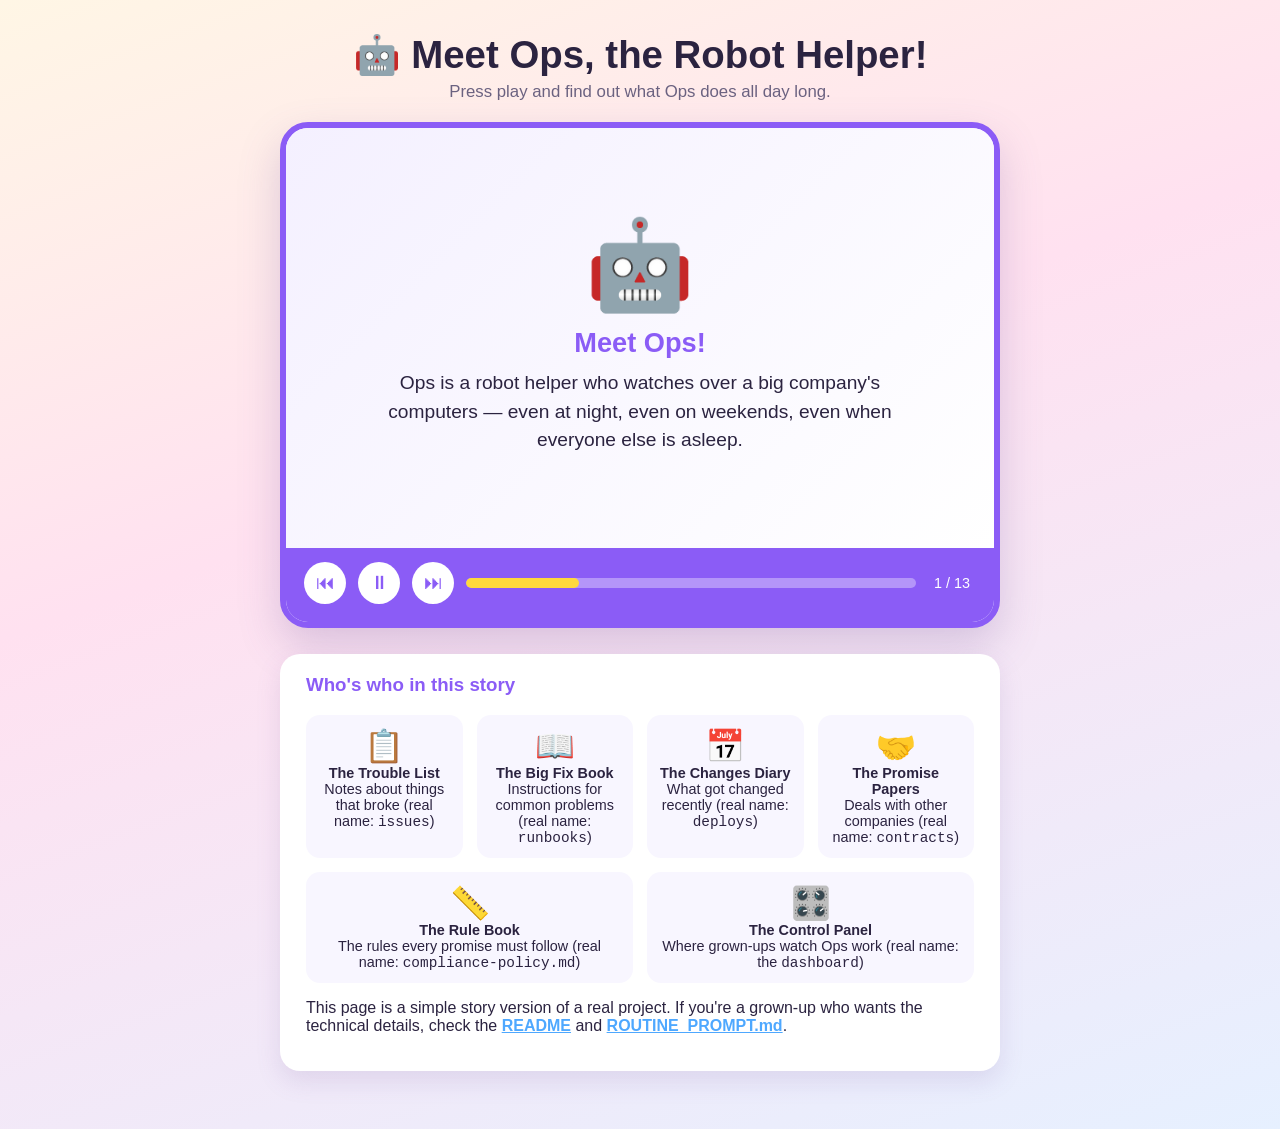
<file: explainer.html>
<!doctype html>
<html lang="en">
<head>
<meta charset="utf-8" />
<meta name="viewport" content="width=device-width, initial-scale=1" />
<title>Meet Ops the Robot Helper!</title>
<style>
  :root {
    --pink: #ff6b9d;
    --purple: #8b5cf6;
    --blue: #4ea8ff;
    --yellow: #ffd93d;
    --green: #3ddc84;
    --red: #ff5c5c;
    --ink: #2b2340;
  }
  * { box-sizing: border-box; }
  body {
    margin: 0;
    min-height: 100vh;
    font-family: "Comic Sans MS", "Segoe UI Rounded", "Trebuchet MS", sans-serif;
    background: linear-gradient(160deg, #fff6e5, #ffe1f0 40%, #e6f0ff 100%);
    color: var(--ink);
    display: flex;
    flex-direction: column;
    align-items: center;
    padding: 24px 16px 60px;
  }
  h1.page-title {
    font-size: clamp(1.6rem, 5vw, 2.4rem);
    text-align: center;
    margin: 8px 0 4px;
  }
  p.subtitle { text-align: center; margin: 0 0 20px; color: #6b6280; font-size: 1.05rem; }

  .player {
    width: 100%;
    max-width: 720px;
    background: white;
    border-radius: 28px;
    box-shadow: 0 18px 40px rgba(120, 90, 160, 0.25);
    overflow: hidden;
    border: 6px solid var(--purple);
  }
  .screen {
    position: relative;
    height: 420px;
    background: linear-gradient(135deg, #f4f0ff, #ffffff);
    overflow: hidden;
  }
  .slide {
    position: absolute;
    inset: 0;
    display: flex;
    flex-direction: column;
    align-items: center;
    justify-content: center;
    text-align: center;
    padding: 30px 34px;
    opacity: 0;
    transform: scale(0.94);
    transition: opacity 0.5s ease, transform 0.5s ease;
    pointer-events: none;
  }
  .slide.active {
    opacity: 1;
    transform: scale(1);
    pointer-events: auto;
  }
  .illustration {
    font-size: 5.5rem;
    line-height: 1;
    margin-bottom: 18px;
  }
  .slide h2 {
    margin: 0 0 10px;
    font-size: clamp(1.2rem, 4.2vw, 1.7rem);
    color: var(--purple);
  }
  .slide p {
    margin: 0;
    font-size: clamp(1rem, 3.4vw, 1.2rem);
    line-height: 1.5;
    max-width: 520px;
  }
  .badge {
    display: inline-block;
    margin-top: 14px;
    padding: 6px 16px;
    border-radius: 999px;
    font-weight: bold;
    font-size: 0.95rem;
  }

  @keyframes bounce { 0%,100% { transform: translateY(0);} 50% { transform: translateY(-14px);} }
  @keyframes shake { 0%,100% { transform: rotate(0deg);} 25% { transform: rotate(-8deg);} 75% { transform: rotate(8deg);} }
  @keyframes spin { from { transform: rotate(0deg);} to { transform: rotate(360deg);} }
  @keyframes pulse { 0%,100% { transform: scale(1);} 50% { transform: scale(1.15);} }
  @keyframes wobble { 0%,100% { transform: rotate(0deg);} 50% { transform: rotate(6deg);} }

  .slide.active .anim-bounce { animation: bounce 1.1s ease-in-out infinite; display: inline-block; }
  .slide.active .anim-shake { animation: shake 0.5s ease-in-out infinite; display: inline-block; }
  .slide.active .anim-spin { animation: spin 3s linear infinite; display: inline-block; }
  .slide.active .anim-pulse { animation: pulse 1s ease-in-out infinite; display: inline-block; }
  .slide.active .anim-wobble { animation: wobble 1.4s ease-in-out infinite; display: inline-block; }

  .controls {
    background: var(--purple);
    padding: 14px 18px 18px;
    display: flex;
    align-items: center;
    gap: 12px;
  }
  .controls button {
    background: white;
    color: var(--purple);
    border: none;
    border-radius: 999px;
    width: 42px;
    height: 42px;
    font-size: 1.2rem;
    cursor: pointer;
    flex-shrink: 0;
  }
  .controls button:hover { background: var(--yellow); }
  .progress-track {
    flex: 1;
    height: 10px;
    background: rgba(255,255,255,0.35);
    border-radius: 999px;
    overflow: hidden;
  }
  .progress-bar {
    height: 100%;
    width: 0%;
    background: var(--yellow);
    border-radius: 999px;
    transition: width 0.15s linear;
  }
  .counter { color: white; font-size: 0.9rem; min-width: 48px; text-align: center; }

  .below {
    max-width: 720px;
    width: 100%;
    margin-top: 26px;
    background: white;
    border-radius: 20px;
    padding: 20px 26px;
    box-shadow: 0 10px 24px rgba(120, 90, 160, 0.15);
  }
  .below h3 { margin-top: 0; color: var(--purple); }
  .below a { color: var(--blue); font-weight: bold; }
  .cast {
    display: flex;
    flex-wrap: wrap;
    gap: 14px;
    margin-top: 12px;
  }
  .cast-item {
    flex: 1 1 140px;
    background: #f8f6ff;
    border-radius: 14px;
    padding: 12px;
    text-align: center;
    font-size: 0.9rem;
  }
  .cast-item .emoji { font-size: 2rem; }
</style>
</head>
<body>
  <h1 class="page-title">🤖 Meet Ops, the Robot Helper!</h1>
  <p class="subtitle">Press play and find out what Ops does all day long.</p>

  <div class="player">
    <div class="screen" id="screen">
      <!-- Slides injected by JS -->
    </div>
    <div class="controls">
      <button id="prevBtn" title="Previous">⏮</button>
      <button id="playBtn" title="Play/Pause">⏸</button>
      <button id="nextBtn" title="Next">⏭</button>
      <div class="progress-track"><div class="progress-bar" id="progressBar"></div></div>
      <span class="counter" id="counter">1 / 12</span>
    </div>
  </div>

  <div class="below">
    <h3>Who's who in this story</h3>
    <div class="cast">
      <div class="cast-item"><div class="emoji">📋</div><b>The Trouble List</b><br/>Notes about things that broke (real name: <code>issues</code>)</div>
      <div class="cast-item"><div class="emoji">📖</div><b>The Big Fix Book</b><br/>Instructions for common problems (real name: <code>runbooks</code>)</div>
      <div class="cast-item"><div class="emoji">📅</div><b>The Changes Diary</b><br/>What got changed recently (real name: <code>deploys</code>)</div>
      <div class="cast-item"><div class="emoji">🤝</div><b>The Promise Papers</b><br/>Deals with other companies (real name: <code>contracts</code>)</div>
      <div class="cast-item"><div class="emoji">📏</div><b>The Rule Book</b><br/>The rules every promise must follow (real name: <code>compliance-policy.md</code>)</div>
      <div class="cast-item"><div class="emoji">🎛️</div><b>The Control Panel</b><br/>Where grown-ups watch Ops work (real name: the <code>dashboard</code>)</div>
    </div>
    <p style="margin-top:16px;">This page is a simple story version of a real project. If you're a grown-up who wants the technical details, check the <a href="README.md">README</a> and <a href="ROUTINE_PROMPT.md">ROUTINE_PROMPT.md</a>.</p>
  </div>

<script>
const slides = [
  {
    icon: "🤖", anim: "anim-bounce",
    title: "Meet Ops!",
    text: "Ops is a robot helper who watches over a big company's computers — even at night, even on weekends, even when everyone else is asleep.",
  },
  {
    icon: "💥", anim: "anim-shake",
    title: "Uh oh, something broke!",
    text: "Sometimes a computer program stops working right. Maybe a website gets slow, or something stops working for a customer. People write it down on the Trouble List.",
  },
  {
    icon: "🔍", anim: "anim-bounce",
    title: "Ops notices right away",
    text: "Ops checks the Trouble List all the time. As soon as something new shows up, Ops jumps in to help figure out what happened.",
  },
  {
    icon: "📖", anim: "anim-wobble",
    title: "Ops reads the Big Fix Book",
    text: "Grown-up helpers already wrote down what usually causes each kind of problem, in the Big Fix Book. Ops reads it to find the matching clues.",
  },
  {
    icon: "📅", anim: "anim-pulse",
    title: "Ops checks the Changes Diary",
    text: "A lot of problems happen right after something changes. So Ops peeks at the Changes Diary to see what was updated recently, and if the timing matches.",
    badge: { text: "Detective work!", color: "var(--blue)" }
  },
  {
    icon: "🚦", anim: "anim-pulse",
    title: "How urgent is it?",
    text: "Ops decides how big of a deal the problem is — like a traffic light. Red means lots of people are affected right now. Yellow means it's smaller.",
  },
  {
    icon: "✍️", anim: "anim-bounce",
    title: "Ops writes a helpful note",
    text: "Ops leaves a clear note explaining what's probably wrong, what clues were found, and what fix usually works — so a human can look at it fast.",
  },
  {
    icon: "🛑", anim: "anim-pulse",
    title: "But Ops NEVER fixes it alone!",
    text: "This is the most important rule: Ops only suggests fixes. A real person always has to press the actual button. Robots don't get to make the big decisions by themselves.",
    badge: { text: "Big Rule!", color: "var(--red)" }
  },
  {
    icon: "🤝", anim: "anim-wobble",
    title: "Ops also checks promises",
    text: "Companies make deals with other companies, written down in Promise Papers. Ops compares every promise against the Rule Book to make sure nothing sneaky was agreed to.",
  },
  {
    icon: "📏", anim: "anim-bounce",
    title: "Green light, yellow light, red light",
    text: "For each promise, Ops marks it: all good, needs a closer look, or breaks a rule — and explains why in a simple report card.",
  },
  {
    icon: "⏰", anim: "anim-spin",
    title: "Ops works on a timer",
    text: "Ops doesn't wait to be asked. Like an alarm clock, Ops wakes up on its own every few minutes to check for new problems — day or night.",
  },
  {
    icon: "🎛️", anim: "anim-bounce",
    title: "The Control Panel",
    text: "Grown-ups can look at a screen called the Control Panel to see what Ops has been doing, turn Ops on or off, or say \"go check right now!\"",
  },
  {
    icon: "🎉", anim: "anim-bounce",
    title: "That's the whole story!",
    text: "Ops helps people notice problems faster and keep promises fair — but people always make the final call. Press ⏮ to watch again!",
    badge: { text: "The End", color: "var(--green)" }
  },
];

const screen = document.getElementById("screen");
const progressBar = document.getElementById("progressBar");
const counter = document.getElementById("counter");
const playBtn = document.getElementById("playBtn");

slides.forEach((s, i) => {
  const div = document.createElement("div");
  div.className = "slide" + (i === 0 ? " active" : "");
  div.dataset.index = i;
  div.innerHTML = `
    <div class="illustration ${s.anim}">${s.icon}</div>
    <h2>${s.title}</h2>
    <p>${s.text}</p>
    ${s.badge ? `<span class="badge" style="background:${s.badge.color}; color:white;">${s.badge.text}</span>` : ""}
  `;
  screen.appendChild(div);
});

let current = 0;
let playing = true;
const SLIDE_MS = 6000;
const TICK_MS = 100;
let elapsed = 0;

function render() {
  document.querySelectorAll(".slide").forEach((el, i) => {
    el.classList.toggle("active", i === current);
  });
  counter.textContent = `${current + 1} / ${slides.length}`;
}

function goTo(index) {
  current = (index + slides.length) % slides.length;
  elapsed = 0;
  render();
}

function tick() {
  if (!playing) return;
  elapsed += TICK_MS;
  progressBar.style.width = Math.min(100, (elapsed / SLIDE_MS) * 100) + "%";
  if (elapsed >= SLIDE_MS) {
    goTo(current + 1);
  }
}

setInterval(tick, TICK_MS);
render();

document.getElementById("nextBtn").addEventListener("click", () => goTo(current + 1));
document.getElementById("prevBtn").addEventListener("click", () => goTo(current - 1));
playBtn.addEventListener("click", () => {
  playing = !playing;
  playBtn.textContent = playing ? "⏸" : "▶";
});
</script>
</body>
</html>
</file>
